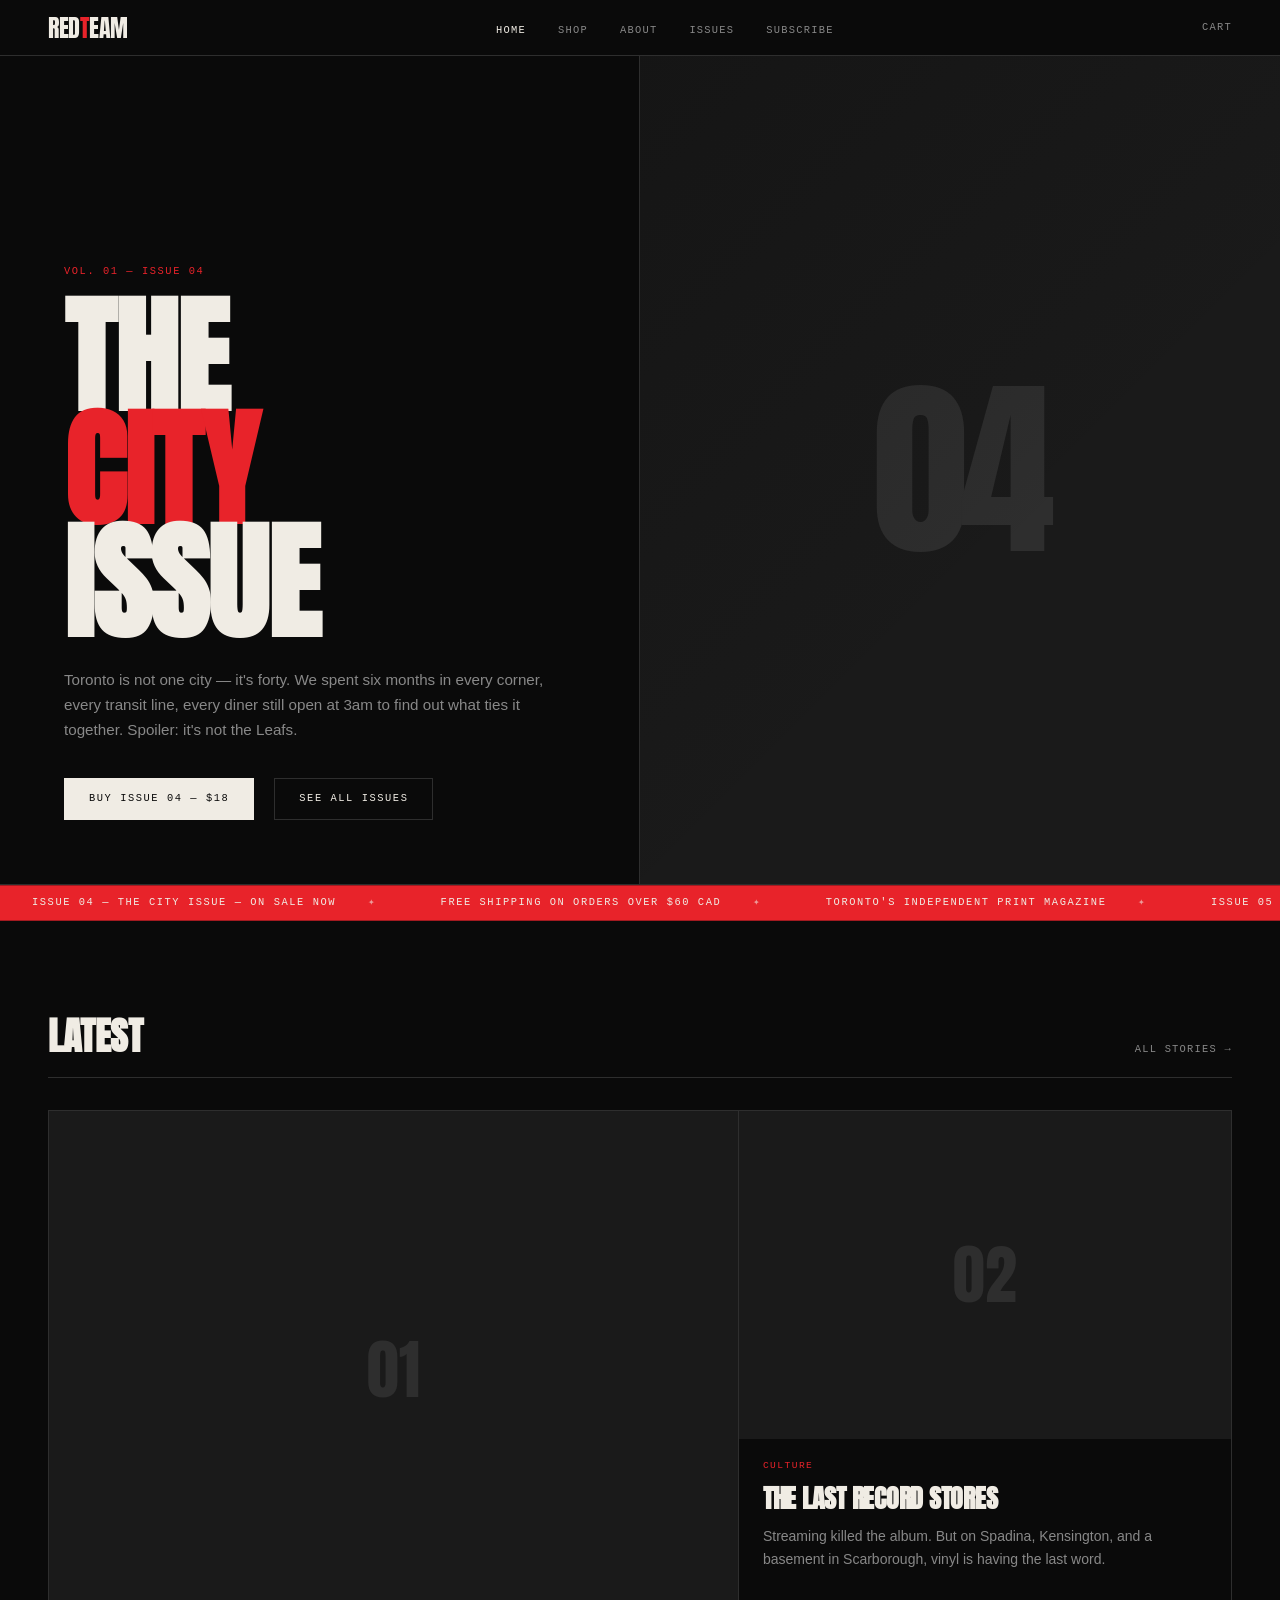
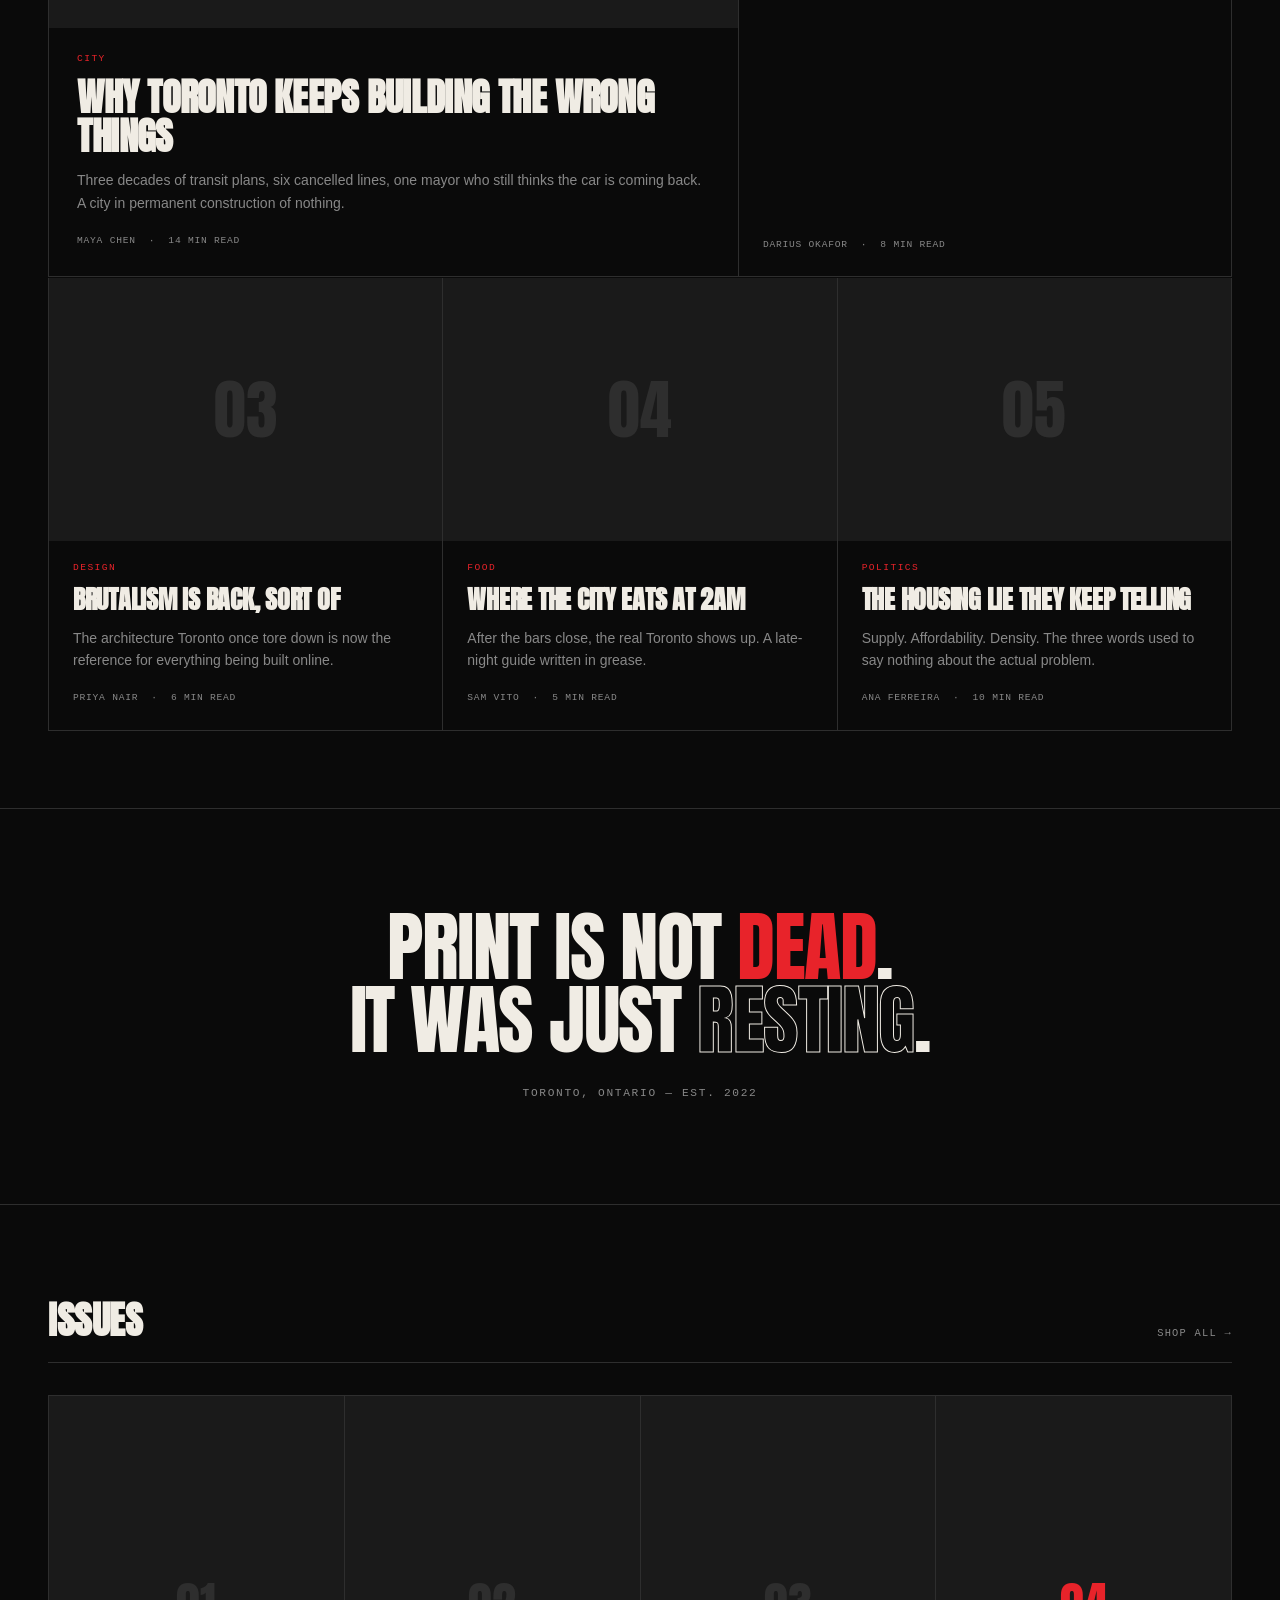
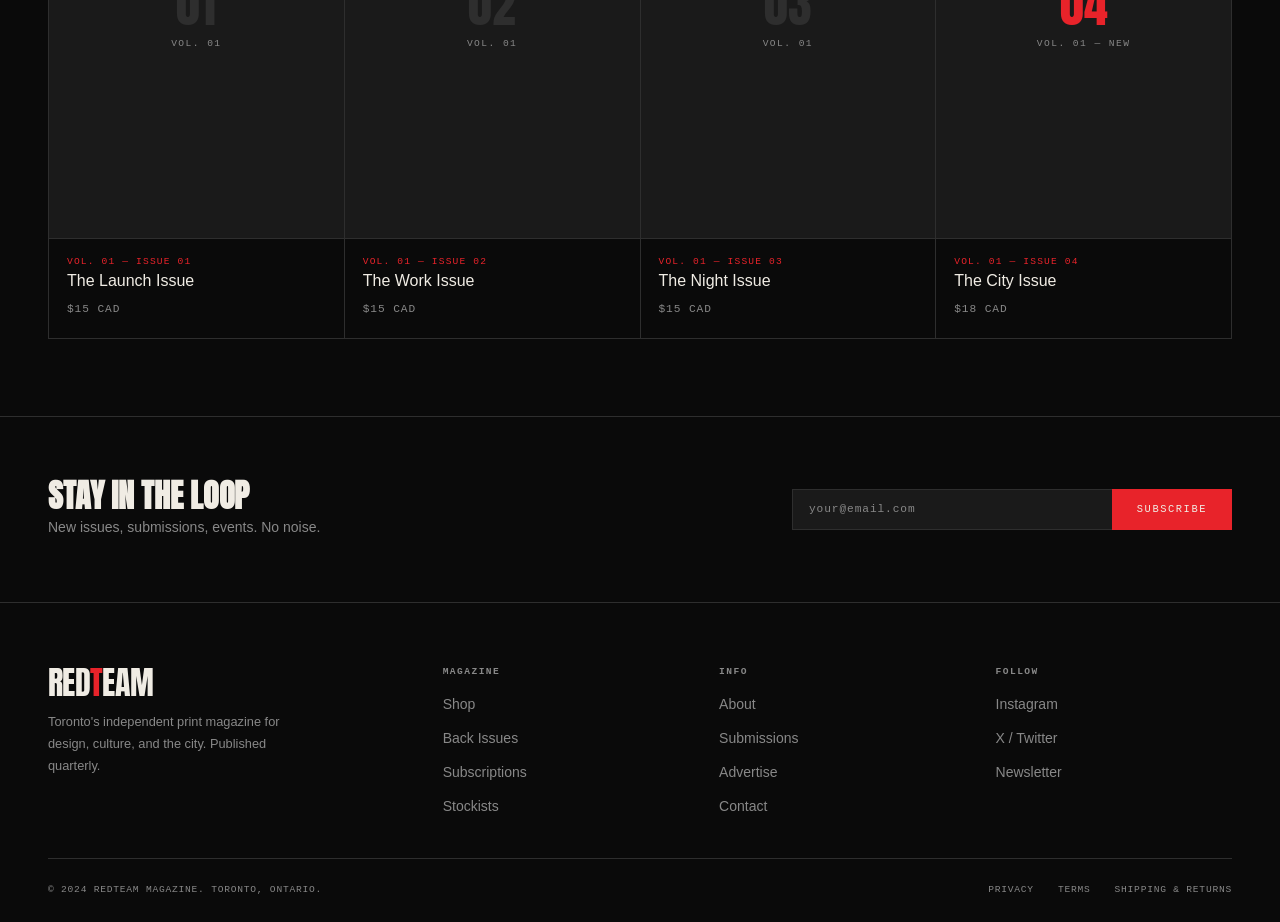
<file: index.html>
<!DOCTYPE html>
<html lang="en">
<head>
  <meta charset="UTF-8">
  <meta name="viewport" content="width=device-width, initial-scale=1.0">
  <meta name="description" content="REDTEAM — Toronto's independent print magazine covering design, culture, and the city.">
  <meta name="keywords" content="Toronto, Canadian, print magazine, design, culture, REDTEAM">
  <title>REDTEAM — Toronto's Magazine</title>

  <!-- Fonts -->
  <link rel="preconnect" href="https://fonts.googleapis.com">
  <link rel="preconnect" href="https://fonts.gstatic.com" crossorigin>
  <link href="https://fonts.googleapis.com/css2?family=Anton&family=Courier+Prime&display=swap" rel="stylesheet">

  <link rel="stylesheet" href="style.css">

  <!-- Open Graph -->
  <meta property="og:title" content="REDTEAM">
  <meta property="og:description" content="Toronto's independent print magazine.">
  <meta property="og:type" content="website">
</head>
<body>

<!-- ============================================================
     NAV
     ============================================================ -->
<nav class="site-nav" role="navigation" aria-label="Main navigation">
  <div class="container">
    <a href="index.html" class="nav-logo">RED<span>T</span>EAM</a>

    <ul class="nav-links" role="list">
      <li><a href="index.html" class="active">Home</a></li>
      <li><a href="shop.html">Shop</a></li>
      <li><a href="about.html">About</a></li>
      <li><a href="index.html#issues">Issues</a></li>
      <li><a href="index.html#newsletter">Subscribe</a></li>
    </ul>

    <div style="display:flex;align-items:center;gap:20px;">
      <button class="nav-cart" aria-label="Open cart">
        Cart
        <span class="cart-count" aria-live="polite">0</span>
      </button>
      <button class="nav-hamburger" aria-label="Toggle menu" aria-expanded="false">
        <span></span><span></span><span></span>
      </button>
    </div>
  </div>
</nav>

<!-- ============================================================
     HERO — Update: change issue label, title, summary, and swap
     the hero-image div for a real <img> when you have photography
     ============================================================ -->
<section class="hero" aria-label="Featured issue">
  <div class="hero-inner">

    <div class="hero-text">
      <div class="hero-issue-label">
        <span class="eyebrow eyebrow--accent">Vol. 01 — Issue 04</span>
      </div>

      <h1 class="hero-title">
        The<br>
        <em>City</em><br>
        Issue
      </h1>

      <p class="hero-summary">
        Toronto is not one city — it's forty. We spent six months in every corner,
        every transit line, every diner still open at 3am to find out what
        ties it together. Spoiler: it's not the Leafs.
      </p>

      <div class="hero-actions">
        <a href="shop.html" class="btn btn-primary">Buy Issue 04 — $18</a>
        <a href="shop.html" class="btn btn-ghost">See All Issues</a>
      </div>
    </div>

    <!-- SWAP: Replace placeholder with <img src="images/issue-04-cover.jpg" alt="Issue 04 cover">
         inside the hero-image div when ready -->
    <div class="hero-image hero-image--placeholder" aria-hidden="true">
      <span class="placeholder-text">04</span>
      <div class="hero-image-overlay"></div>
    </div>

  </div>
</section>

<!-- ============================================================
     TICKER — Update: edit the ticker items below
     ============================================================ -->
<div class="ticker" aria-hidden="true">
  <div class="ticker-track">
    <span class="ticker-item">Issue 04 — The City Issue — On Sale Now</span>
    <span class="ticker-item">Free Shipping on Orders Over $60 CAD</span>
    <span class="ticker-item">Toronto's Independent Print Magazine</span>
    <span class="ticker-item">Issue 05 — Submissions Open</span>
    <span class="ticker-item">Stockists: Likely General, Type Books, A-1 Records</span>
    <span class="ticker-item">Issue 04 — The City Issue — On Sale Now</span>
    <span class="ticker-item">Free Shipping on Orders Over $60 CAD</span>
    <span class="ticker-item">Toronto's Independent Print Magazine</span>
    <span class="ticker-item">Issue 05 — Submissions Open</span>
    <span class="ticker-item">Stockists: Likely General, Type Books, A-1 Records</span>
  </div>
</div>

<!-- ============================================================
     EDITORIAL GRID — Update: replace card content with real
     articles. Each .card is one story. Add/remove cards as needed.
     ============================================================ -->
<section class="editorial-grid" aria-label="Latest stories">
  <div class="container">
    <div class="section-header">
      <h2 class="section-title">Latest</h2>
      <a href="#" class="section-link">All Stories →</a>
    </div>

    <!-- Primary row: 1 large + 1 column -->
    <div class="grid-primary">

      <!-- FEATURED CARD -->
      <article class="card card--featured">
        <div class="card-image card-image--placeholder" aria-hidden="true">
          <span>01</span>
        </div>
        <!-- Swap placeholder with:
        <div class="card-image">
          <img src="images/story-city-planning.jpg" alt="Story description">
        </div> -->
        <div class="card-body">
          <span class="card-category">City</span>
          <h3 class="card-title">Why Toronto Keeps Building the Wrong Things</h3>
          <p class="card-excerpt">
            Three decades of transit plans, six cancelled lines, one mayor
            who still thinks the car is coming back. A city in permanent
            construction of nothing.
          </p>
          <div class="card-meta">Maya Chen &nbsp;·&nbsp; 14 min read</div>
        </div>
      </article>

      <!-- SIDE CARD -->
      <article class="card">
        <div class="card-image card-image--placeholder" aria-hidden="true">
          <span>02</span>
        </div>
        <div class="card-body">
          <span class="card-category">Culture</span>
          <h3 class="card-title">The Last Record Stores</h3>
          <p class="card-excerpt">
            Streaming killed the album. But on Spadina, Kensington, and
            a basement in Scarborough, vinyl is having the last word.
          </p>
          <div class="card-meta">Darius Okafor &nbsp;·&nbsp; 8 min read</div>
        </div>
      </article>

    </div><!-- /grid-primary -->

    <!-- Secondary row: 3 cards -->
    <div class="grid-secondary">

      <article class="card">
        <div class="card-image card-image--placeholder" aria-hidden="true">
          <span>03</span>
        </div>
        <div class="card-body">
          <span class="card-category">Design</span>
          <h3 class="card-title">Brutalism Is Back, Sort Of</h3>
          <p class="card-excerpt">The architecture Toronto once tore down is now the reference for everything being built online.</p>
          <div class="card-meta">Priya Nair &nbsp;·&nbsp; 6 min read</div>
        </div>
      </article>

      <article class="card">
        <div class="card-image card-image--placeholder" aria-hidden="true">
          <span>04</span>
        </div>
        <div class="card-body">
          <span class="card-category">Food</span>
          <h3 class="card-title">Where the City Eats at 2AM</h3>
          <p class="card-excerpt">After the bars close, the real Toronto shows up. A late-night guide written in grease.</p>
          <div class="card-meta">Sam Vito &nbsp;·&nbsp; 5 min read</div>
        </div>
      </article>

      <article class="card">
        <div class="card-image card-image--placeholder" aria-hidden="true">
          <span>05</span>
        </div>
        <div class="card-body">
          <span class="card-category">Politics</span>
          <h3 class="card-title">The Housing Lie They Keep Telling</h3>
          <p class="card-excerpt">Supply. Affordability. Density. The three words used to say nothing about the actual problem.</p>
          <div class="card-meta">Ana Ferreira &nbsp;·&nbsp; 10 min read</div>
        </div>
      </article>

    </div><!-- /grid-secondary -->
  </div>
</section>

<!-- ============================================================
     MANIFESTO BREAK
     ============================================================ -->
<section class="manifesto" aria-hidden="true">
  <div class="container">
    <p class="manifesto-text">
      Print is not <em>dead</em>.<br>
      It was just <span class="outline">resting</span>.
    </p>
    <p class="manifesto-sub">Toronto, Ontario — Est. 2022</p>
  </div>
</section>

<!-- ============================================================
     BACK ISSUES — Update: add/edit .issue-card blocks.
     Set data-product-id to a unique ID for cart tracking.
     ============================================================ -->
<section class="issues-section" id="issues" aria-label="Back issues">
  <div class="container">
    <div class="section-header">
      <h2 class="section-title">Issues</h2>
      <a href="shop.html" class="section-link">Shop All →</a>
    </div>

    <div class="issues-strip">

      <!-- ISSUE CARD: duplicate this block to add more issues -->
      <div class="issue-card" data-product-id="issue-01">
        <div class="issue-cover issue-cover--placeholder" aria-hidden="true">
          <span class="vol">01</span>
          <span class="issue-num">Vol. 01</span>
        </div>
        <!-- Swap placeholder:
        <div class="issue-cover">
          <img src="images/issue-01-cover.jpg" alt="REDTEAM Issue 01 cover">
        </div> -->
        <div class="issue-info">
          <div class="issue-vol">Vol. 01 — Issue 01</div>
          <div class="issue-title">The Launch Issue</div>
          <div class="issue-price">$15 CAD</div>
        </div>
      </div>

      <div class="issue-card" data-product-id="issue-02">
        <div class="issue-cover issue-cover--placeholder" aria-hidden="true">
          <span class="vol">02</span>
          <span class="issue-num">Vol. 01</span>
        </div>
        <div class="issue-info">
          <div class="issue-vol">Vol. 01 — Issue 02</div>
          <div class="issue-title">The Work Issue</div>
          <div class="issue-price">$15 CAD</div>
        </div>
      </div>

      <div class="issue-card" data-product-id="issue-03">
        <div class="issue-cover issue-cover--placeholder" aria-hidden="true">
          <span class="vol">03</span>
          <span class="issue-num">Vol. 01</span>
        </div>
        <div class="issue-info">
          <div class="issue-vol">Vol. 01 — Issue 03</div>
          <div class="issue-title">The Night Issue</div>
          <div class="issue-price">$15 CAD</div>
        </div>
      </div>

      <div class="issue-card" data-product-id="issue-04">
        <div class="issue-cover issue-cover--placeholder" aria-hidden="true">
          <span class="vol" style="color:var(--accent)">04</span>
          <span class="issue-num">Vol. 01 — New</span>
        </div>
        <div class="issue-info">
          <div class="issue-vol">Vol. 01 — Issue 04</div>
          <div class="issue-title">The City Issue</div>
          <div class="issue-price">$18 CAD</div>
        </div>
      </div>

    </div>
  </div>
</section>

<!-- ============================================================
     NEWSLETTER — Update: wire up the form submit in script.js
     Newsletter.init() handles the submit event.
     ============================================================ -->
<section class="newsletter" id="newsletter" aria-label="Newsletter signup">
  <div class="container">
    <div class="newsletter-copy">
      <h2 class="section-title">Stay in the loop</h2>
      <p>New issues, submissions, events. No noise.</p>
    </div>
    <form class="newsletter-form" novalidate>
      <input
        type="email"
        class="newsletter-input"
        placeholder="your@email.com"
        aria-label="Email address"
        required
      >
      <button type="submit" class="btn btn-accent">Subscribe</button>
    </form>
  </div>
</section>

<!-- ============================================================
     FOOTER — Update: edit links, social handles, location
     ============================================================ -->
<footer class="site-footer" role="contentinfo">
  <div class="container">
    <div class="footer-top">

      <div class="footer-brand">
        <a href="index.html" class="nav-logo">RED<span>T</span>EAM</a>
        <p>Toronto's independent print magazine for design, culture, and the city. Published quarterly.</p>
      </div>

      <div class="footer-col">
        <h4>Magazine</h4>
        <ul>
          <li><a href="shop.html">Shop</a></li>
          <li><a href="index.html#issues">Back Issues</a></li>
          <li><a href="#">Subscriptions</a></li>
          <li><a href="#">Stockists</a></li>
        </ul>
      </div>

      <div class="footer-col">
        <h4>Info</h4>
        <ul>
          <li><a href="about.html">About</a></li>
          <li><a href="#">Submissions</a></li>
          <li><a href="#">Advertise</a></li>
          <li><a href="#">Contact</a></li>
        </ul>
      </div>

      <div class="footer-col">
        <h4>Follow</h4>
        <ul>
          <li><a href="#" rel="noopener">Instagram</a></li>
          <li><a href="#" rel="noopener">X / Twitter</a></li>
          <li><a href="#" rel="noopener">Newsletter</a></li>
        </ul>
      </div>

    </div>

    <div class="footer-bottom">
      <p class="footer-copy">© 2024 REDTEAM Magazine. Toronto, Ontario.</p>
      <nav class="footer-legal" aria-label="Legal links">
        <a href="#">Privacy</a>
        <a href="#">Terms</a>
        <a href="#">Shipping & Returns</a>
      </nav>
    </div>
  </div>
</footer>

<!-- ============================================================
     CART DRAWER
     ============================================================ -->
<div class="cart-overlay" aria-hidden="true"></div>
<aside class="cart-drawer" role="dialog" aria-modal="true" aria-label="Shopping cart">
  <div class="cart-header">
    <h2>Cart</h2>
    <button class="cart-close" aria-label="Close cart">×</button>
  </div>
  <div class="cart-items">
    <div class="cart-empty">
      <p>Your cart is empty</p>
    </div>
  </div>
  <div class="cart-footer">
    <div class="cart-total">
      <span>Total</span>
      <span class="cart-total-price">$0.00 CAD</span>
    </div>
    <button class="btn btn-primary checkout-btn" onclick="handleCheckout()">
      Checkout
    </button>
    <p class="cart-note">Taxes & shipping calculated at checkout</p>
  </div>
</aside>

<script src="script.js"></script>
</body>
</html>
</file>
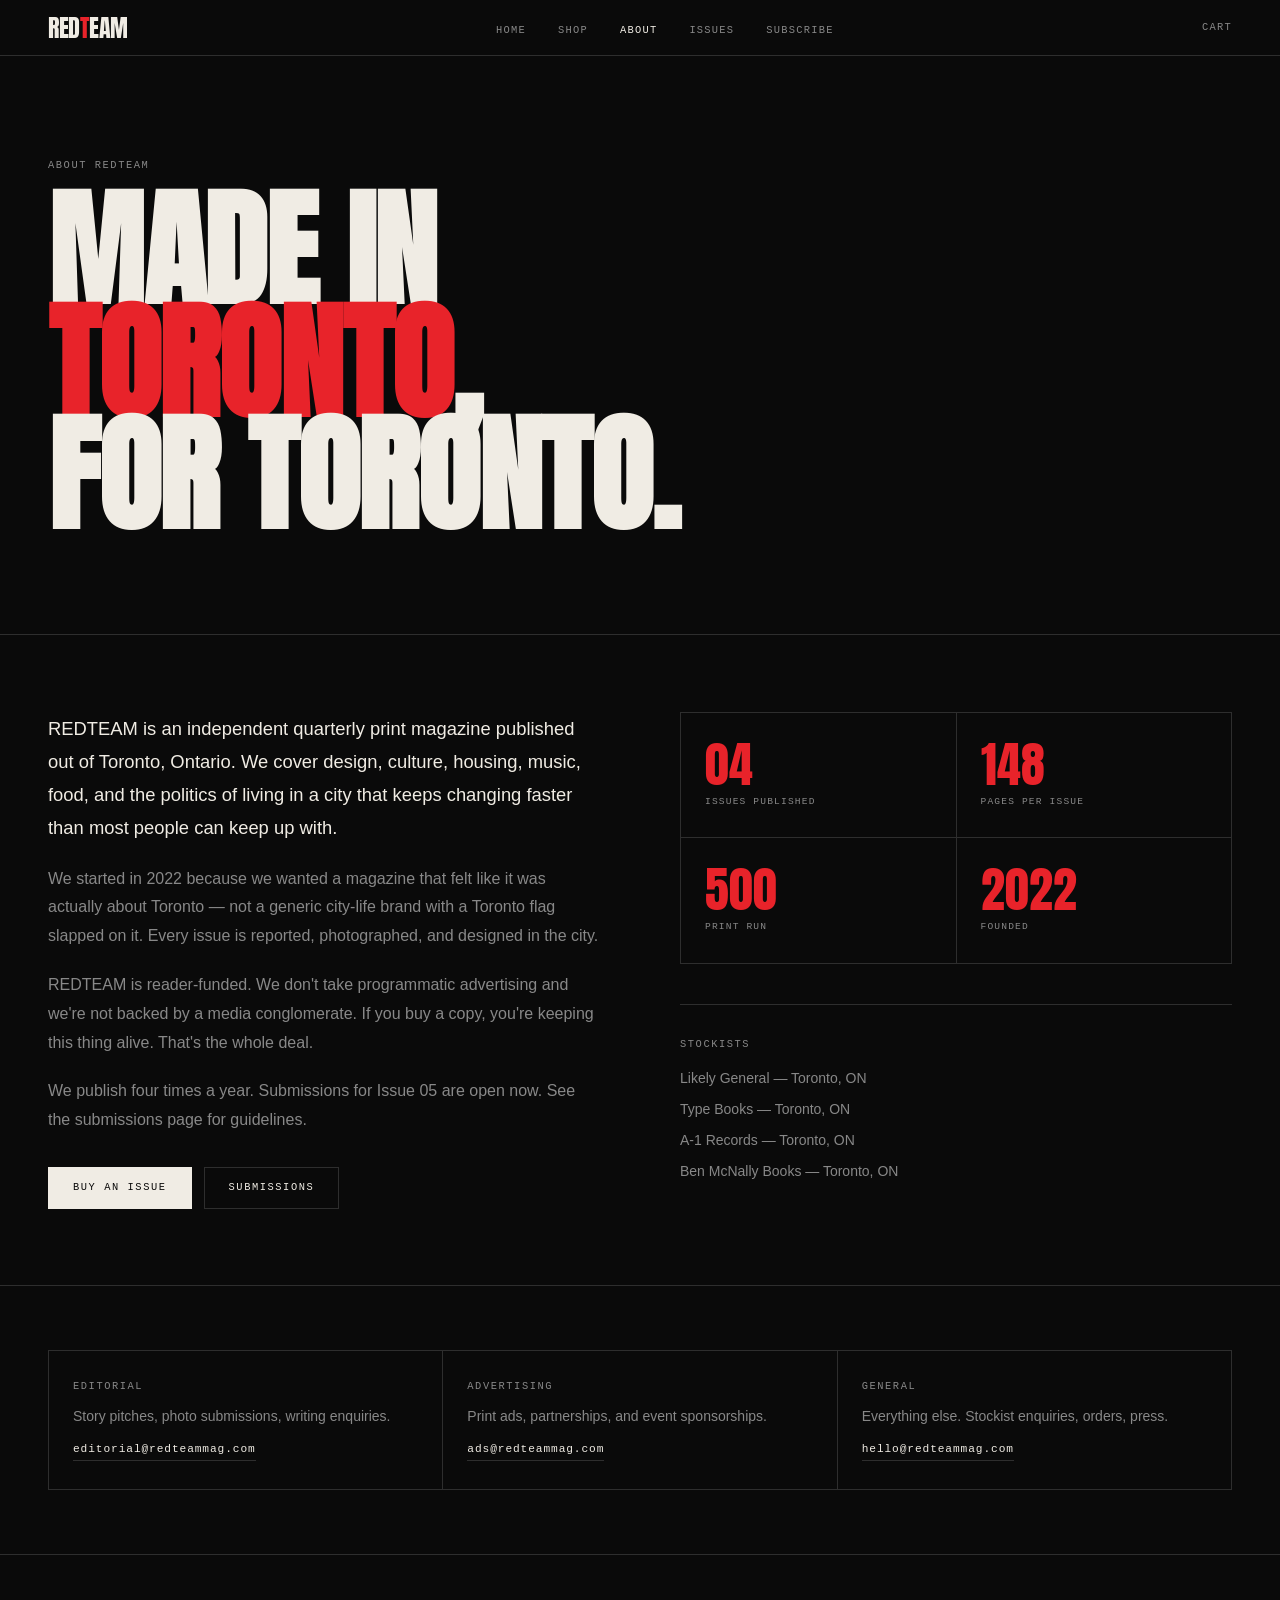
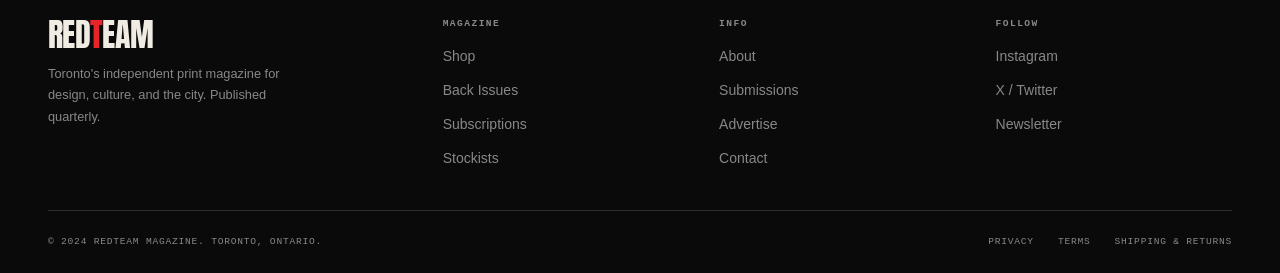
<file: about.html>
<!DOCTYPE html>
<html lang="en">
<head>
  <meta charset="UTF-8">
  <meta name="viewport" content="width=device-width, initial-scale=1.0">
  <meta name="description" content="About REDTEAM — Toronto's independent print magazine.">
  <title>About — REDTEAM</title>

  <link rel="preconnect" href="https://fonts.googleapis.com">
  <link rel="preconnect" href="https://fonts.gstatic.com" crossorigin>
  <link href="https://fonts.googleapis.com/css2?family=Anton&family=Courier+Prime&display=swap" rel="stylesheet">

  <link rel="stylesheet" href="style.css">
</head>
<body>

<nav class="site-nav" role="navigation" aria-label="Main navigation">
  <div class="container">
    <a href="index.html" class="nav-logo">RED<span>T</span>EAM</a>
    <ul class="nav-links" role="list">
      <li><a href="index.html">Home</a></li>
      <li><a href="shop.html">Shop</a></li>
      <li><a href="about.html" class="active">About</a></li>
      <li><a href="index.html#issues">Issues</a></li>
      <li><a href="index.html#newsletter">Subscribe</a></li>
    </ul>
    <div style="display:flex;align-items:center;gap:20px;">
      <button class="nav-cart" aria-label="Open cart">
        Cart <span class="cart-count">0</span>
      </button>
      <button class="nav-hamburger" aria-label="Toggle menu" aria-expanded="false">
        <span></span><span></span><span></span>
      </button>
    </div>
  </div>
</nav>

<!-- ABOUT HERO -->
<header class="about-hero">
  <div class="container">
    <span class="eyebrow" style="margin-bottom:20px;display:block;">About REDTEAM</span>
    <h1 class="about-hero-title">Made in<br><span style="color:var(--accent)">Toronto</span>,<br>for Toronto.</h1>
  </div>
</header>

<!-- ABOUT BODY -->
<section class="about-body">
  <div class="container">
    <div class="about-grid">

      <div class="about-text">
        <!-- Update: replace with real copy -->
        <p>
          REDTEAM is an independent quarterly print magazine published out of Toronto, Ontario.
          We cover design, culture, housing, music, food, and the politics of living in a city
          that keeps changing faster than most people can keep up with.
        </p>
        <p>
          We started in 2022 because we wanted a magazine that felt like it was actually about
          Toronto — not a generic city-life brand with a Toronto flag slapped on it. Every issue
          is reported, photographed, and designed in the city.
        </p>
        <p>
          REDTEAM is reader-funded. We don't take programmatic advertising and we're not backed
          by a media conglomerate. If you buy a copy, you're keeping this thing alive.
          That's the whole deal.
        </p>
        <p>
          We publish four times a year. Submissions for Issue 05 are open now.
          See the submissions page for guidelines.
        </p>
        <div style="margin-top:32px;display:flex;gap:12px;flex-wrap:wrap;">
          <a href="shop.html" class="btn btn-primary">Buy an Issue</a>
          <a href="#" class="btn btn-ghost">Submissions</a>
        </div>
      </div>

      <div>
        <div class="about-stats">
          <!-- Update: replace with real numbers -->
          <div class="stat">
            <div class="stat-number">04</div>
            <div class="stat-label">Issues Published</div>
          </div>
          <div class="stat">
            <div class="stat-number">148</div>
            <div class="stat-label">Pages per Issue</div>
          </div>
          <div class="stat">
            <div class="stat-number">500</div>
            <div class="stat-label">Print Run</div>
          </div>
          <div class="stat">
            <div class="stat-number">2022</div>
            <div class="stat-label">Founded</div>
          </div>
        </div>

        <div style="margin-top:40px;border-top:1px solid var(--grey-mid);padding-top:32px;">
          <span class="eyebrow" style="margin-bottom:16px;display:block;">Stockists</span>
          <ul style="display:flex;flex-direction:column;gap:10px;">
            <li style="font-size:0.875rem;color:var(--grey-light);">Likely General — Toronto, ON</li>
            <li style="font-size:0.875rem;color:var(--grey-light);">Type Books — Toronto, ON</li>
            <li style="font-size:0.875rem;color:var(--grey-light);">A-1 Records — Toronto, ON</li>
            <li style="font-size:0.875rem;color:var(--grey-light);">Ben McNally Books — Toronto, ON</li>
            <!-- Add more stockists here -->
          </ul>
        </div>
      </div>

    </div>
  </div>
</section>

<!-- CONTACT STRIP -->
<section style="border-top:1px solid var(--grey-mid);border-bottom:1px solid var(--grey-mid);padding-block:clamp(40px,5vw,64px);">
  <div class="container">
    <div style="display:grid;grid-template-columns:repeat(3,1fr);gap:1px;background:var(--grey-mid);border:1px solid var(--grey-mid);">
      <div style="background:var(--black);padding:28px 24px;">
        <div class="eyebrow" style="margin-bottom:10px;">Editorial</div>
        <p style="font-size:0.875rem;color:var(--grey-light);line-height:1.7;">Story pitches, photo submissions, writing enquiries.</p>
        <a href="mailto:editorial@redteammag.com" style="display:block;margin-top:12px;font-family:var(--font-mono);font-size:0.7rem;letter-spacing:0.08em;color:var(--white);border-bottom:1px solid var(--grey-mid);padding-bottom:2px;width:fit-content;">editorial@redteammag.com</a>
      </div>
      <div style="background:var(--black);padding:28px 24px;">
        <div class="eyebrow" style="margin-bottom:10px;">Advertising</div>
        <p style="font-size:0.875rem;color:var(--grey-light);line-height:1.7;">Print ads, partnerships, and event sponsorships.</p>
        <a href="mailto:ads@redteammag.com" style="display:block;margin-top:12px;font-family:var(--font-mono);font-size:0.7rem;letter-spacing:0.08em;color:var(--white);border-bottom:1px solid var(--grey-mid);padding-bottom:2px;width:fit-content;">ads@redteammag.com</a>
      </div>
      <div style="background:var(--black);padding:28px 24px;">
        <div class="eyebrow" style="margin-bottom:10px;">General</div>
        <p style="font-size:0.875rem;color:var(--grey-light);line-height:1.7;">Everything else. Stockist enquiries, orders, press.</p>
        <a href="mailto:hello@redteammag.com" style="display:block;margin-top:12px;font-family:var(--font-mono);font-size:0.7rem;letter-spacing:0.08em;color:var(--white);border-bottom:1px solid var(--grey-mid);padding-bottom:2px;width:fit-content;">hello@redteammag.com</a>
      </div>
    </div>
  </div>
</section>

<footer class="site-footer" role="contentinfo">
  <div class="container">
    <div class="footer-top">
      <div class="footer-brand">
        <a href="index.html" class="nav-logo">RED<span>T</span>EAM</a>
        <p>Toronto's independent print magazine for design, culture, and the city. Published quarterly.</p>
      </div>
      <div class="footer-col">
        <h4>Magazine</h4>
        <ul>
          <li><a href="shop.html">Shop</a></li>
          <li><a href="index.html#issues">Back Issues</a></li>
          <li><a href="#">Subscriptions</a></li>
          <li><a href="#">Stockists</a></li>
        </ul>
      </div>
      <div class="footer-col">
        <h4>Info</h4>
        <ul>
          <li><a href="about.html">About</a></li>
          <li><a href="#">Submissions</a></li>
          <li><a href="#">Advertise</a></li>
          <li><a href="#">Contact</a></li>
        </ul>
      </div>
      <div class="footer-col">
        <h4>Follow</h4>
        <ul>
          <li><a href="#" rel="noopener">Instagram</a></li>
          <li><a href="#" rel="noopener">X / Twitter</a></li>
          <li><a href="#" rel="noopener">Newsletter</a></li>
        </ul>
      </div>
    </div>
    <div class="footer-bottom">
      <p class="footer-copy">© 2024 REDTEAM Magazine. Toronto, Ontario.</p>
      <nav class="footer-legal" aria-label="Legal links">
        <a href="#">Privacy</a>
        <a href="#">Terms</a>
        <a href="#">Shipping & Returns</a>
      </nav>
    </div>
  </div>
</footer>

<div class="cart-overlay" aria-hidden="true"></div>
<aside class="cart-drawer" role="dialog" aria-modal="true" aria-label="Shopping cart">
  <div class="cart-header">
    <h2>Cart</h2>
    <button class="cart-close" aria-label="Close cart">×</button>
  </div>
  <div class="cart-items">
    <div class="cart-empty"><p>Your cart is empty</p></div>
  </div>
  <div class="cart-footer">
    <div class="cart-total">
      <span>Total</span>
      <span class="cart-total-price">$0.00 CAD</span>
    </div>
    <button class="btn btn-primary checkout-btn" onclick="handleCheckout()">Checkout</button>
    <p class="cart-note">Taxes & shipping calculated at checkout</p>
  </div>
</aside>

<script src="script.js"></script>
</body>
</html>
</file>
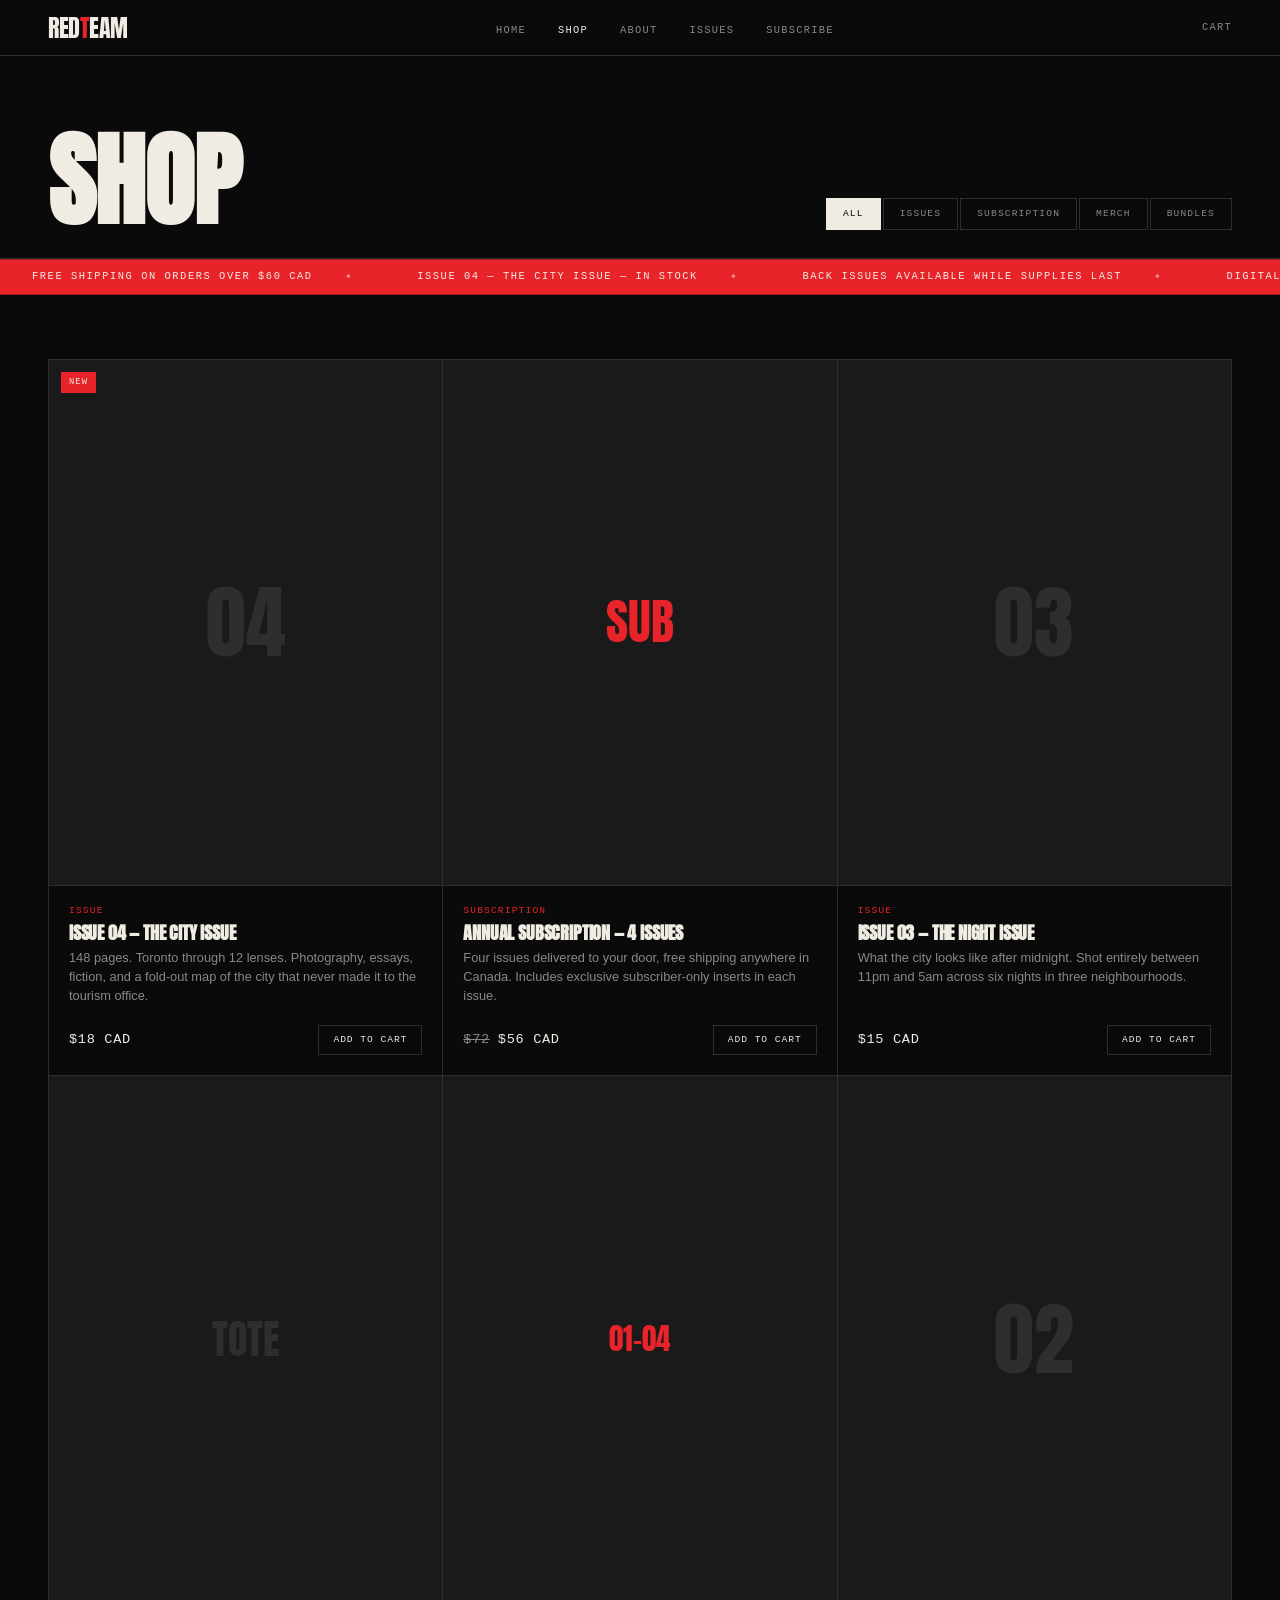
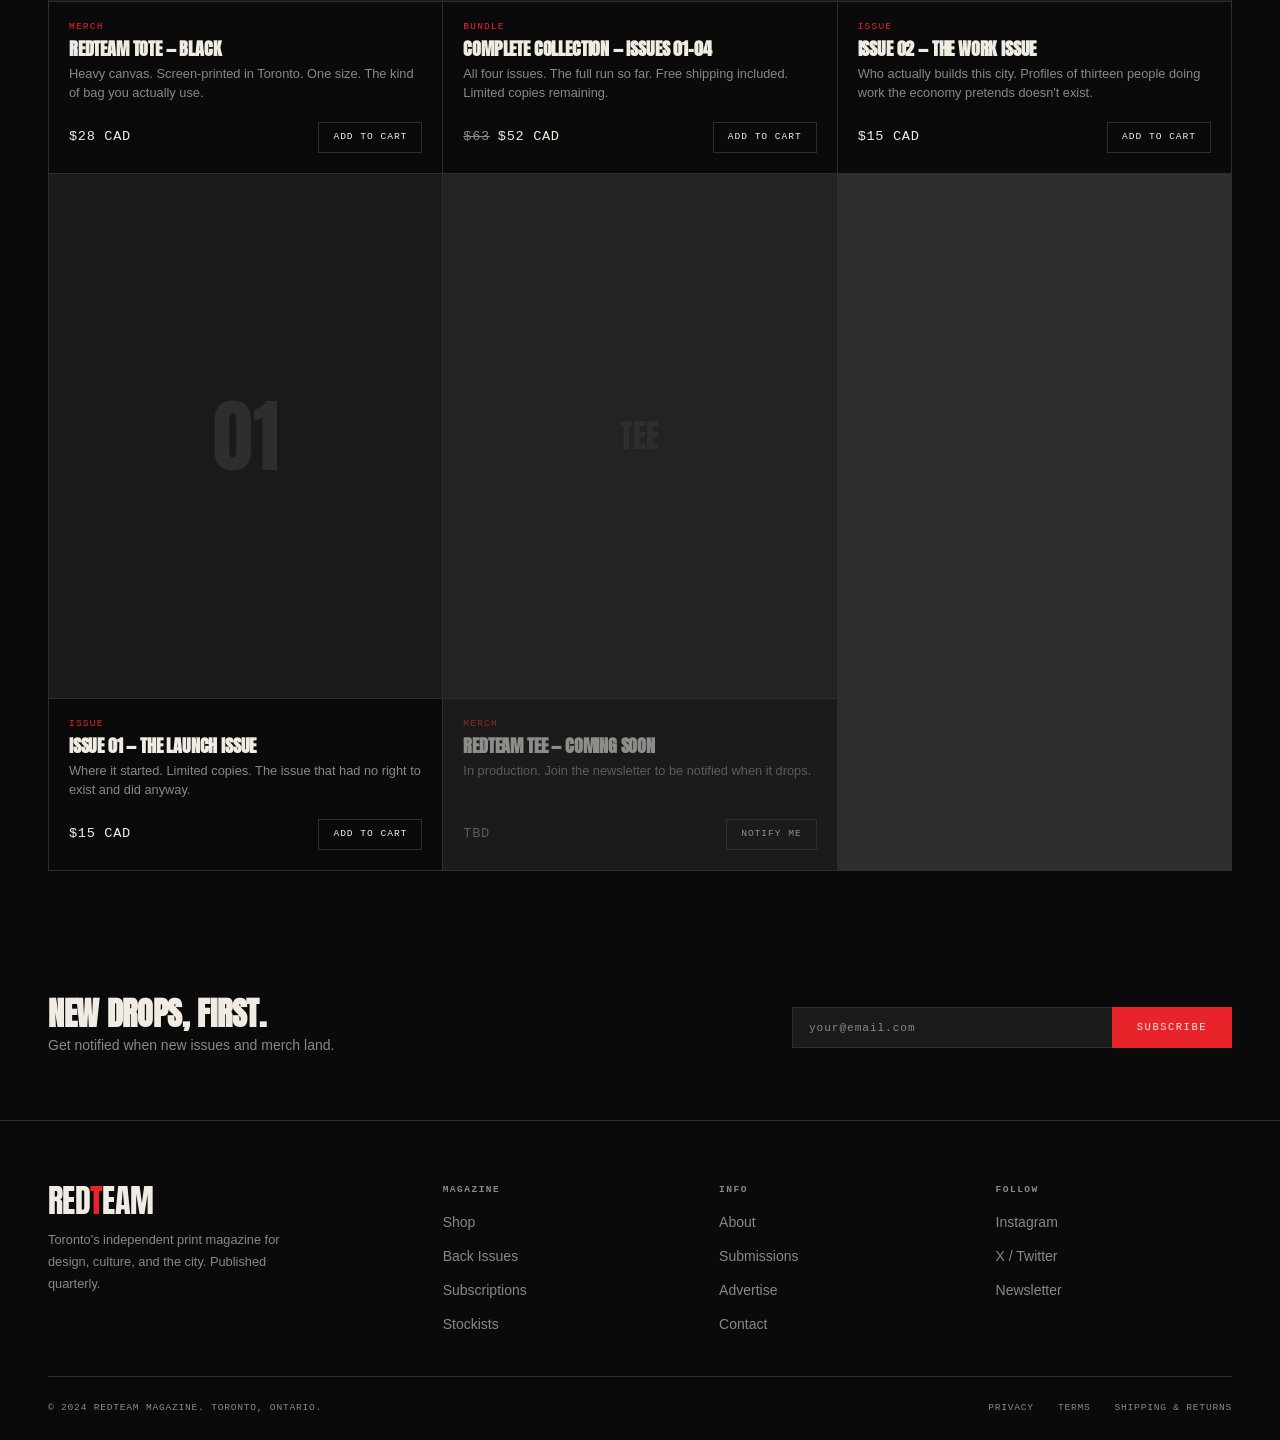
<file: shop.html>
<!DOCTYPE html>
<html lang="en">
<head>
  <meta charset="UTF-8">
  <meta name="viewport" content="width=device-width, initial-scale=1.0">
  <meta name="description" content="REDTEAM Shop — Issues, merch, and subscriptions.">
  <title>Shop — REDTEAM</title>

  <link rel="preconnect" href="https://fonts.googleapis.com">
  <link rel="preconnect" href="https://fonts.gstatic.com" crossorigin>
  <link href="https://fonts.googleapis.com/css2?family=Anton&family=Courier+Prime&display=swap" rel="stylesheet">

  <link rel="stylesheet" href="style.css">
</head>
<body>

<!-- ============================================================
     NAV
     ============================================================ -->
<nav class="site-nav" role="navigation" aria-label="Main navigation">
  <div class="container">
    <a href="index.html" class="nav-logo">RED<span>T</span>EAM</a>

    <ul class="nav-links" role="list">
      <li><a href="index.html">Home</a></li>
      <li><a href="shop.html" class="active">Shop</a></li>
      <li><a href="about.html">About</a></li>
      <li><a href="index.html#issues">Issues</a></li>
      <li><a href="index.html#newsletter">Subscribe</a></li>
    </ul>

    <div style="display:flex;align-items:center;gap:20px;">
      <button class="nav-cart" aria-label="Open cart">
        Cart
        <span class="cart-count" aria-live="polite">0</span>
      </button>
      <button class="nav-hamburger" aria-label="Toggle menu" aria-expanded="false">
        <span></span><span></span><span></span>
      </button>
    </div>
  </div>
</nav>

<!-- ============================================================
     SHOP HERO
     ============================================================ -->
<header class="shop-hero" aria-label="Shop">
  <div class="container">
    <div class="shop-hero-inner">
      <h1 class="shop-hero-title">Shop</h1>

      <!-- Update: add/remove filter buttons as product categories change -->
      <div class="shop-filters" role="group" aria-label="Filter products">
        <button class="filter-btn active" data-filter="all">All</button>
        <button class="filter-btn" data-filter="issue">Issues</button>
        <button class="filter-btn" data-filter="subscription">Subscription</button>
        <button class="filter-btn" data-filter="merch">Merch</button>
        <button class="filter-btn" data-filter="bundle">Bundles</button>
      </div>
    </div>
  </div>
</header>

<!-- ============================================================
     TICKER
     ============================================================ -->
<div class="ticker" aria-hidden="true">
  <div class="ticker-track">
    <span class="ticker-item">Free Shipping on Orders Over $60 CAD</span>
    <span class="ticker-item">Issue 04 — The City Issue — In Stock</span>
    <span class="ticker-item">Back Issues Available While Supplies Last</span>
    <span class="ticker-item">Digital Subscriptions Available</span>
    <span class="ticker-item">Free Shipping on Orders Over $60 CAD</span>
    <span class="ticker-item">Issue 04 — The City Issue — In Stock</span>
    <span class="ticker-item">Back Issues Available While Supplies Last</span>
    <span class="ticker-item">Digital Subscriptions Available</span>
  </div>
</div>

<!-- ============================================================
     PRODUCT GRID
     ============================================================
     TO ADD A PRODUCT:
       1. Copy a .product-card block
       2. Update data-product-id (must be unique)
       3. Update data-type (issue / subscription / merch / bundle)
       4. Update .product-type, .product-name, .product-desc, .product-price
       5. Replace placeholder div with <img> when you have photography
       6. Add data-product-id matching a real product when wiring payment API
     ============================================================ -->
<section class="product-grid-section" aria-label="Products">
  <div class="container">
    <div class="product-grid">

      <!-- ── ISSUE 04 (current) ────────────────────────────── -->
      <article class="product-card" data-product-id="rt-issue-04" data-type="issue">
        <div class="product-image product-image--placeholder" aria-hidden="true">
          <span>04</span>
          <div class="product-badge">New</div>
        </div>
        <!-- Swap placeholder:
        <div class="product-image">
          <img src="images/issue-04-cover.jpg" alt="REDTEAM Issue 04 — The City Issue">
          <div class="product-badge">New</div>
        </div> -->
        <div class="product-info">
          <div class="product-type">Issue</div>
          <h2 class="product-name">Issue 04 — The City Issue</h2>
          <p class="product-desc">148 pages. Toronto through 12 lenses. Photography, essays, fiction, and a fold-out map of the city that never made it to the tourism office.</p>
          <div class="product-footer">
            <div class="product-price">$18 CAD</div>
            <button class="add-to-cart" aria-label="Add Issue 04 to cart">Add to Cart</button>
          </div>
        </div>
      </article>

      <!-- ── ANNUAL SUBSCRIPTION ───────────────────────────── -->
      <article class="product-card" data-product-id="rt-sub-annual" data-type="subscription">
        <div class="product-image product-image--placeholder" aria-hidden="true">
          <span style="font-size:3rem;color:var(--accent)">SUB</span>
        </div>
        <div class="product-info">
          <div class="product-type">Subscription</div>
          <h2 class="product-name">Annual Subscription — 4 Issues</h2>
          <p class="product-desc">Four issues delivered to your door, free shipping anywhere in Canada. Includes exclusive subscriber-only inserts in each issue.</p>
          <div class="product-footer">
            <div class="product-price">
              <span class="was">$72</span>$56 CAD
            </div>
            <button class="add-to-cart" aria-label="Add Annual Subscription to cart">Add to Cart</button>
          </div>
        </div>
      </article>

      <!-- ── ISSUE 03 ──────────────────────────────────────── -->
      <article class="product-card" data-product-id="rt-issue-03" data-type="issue">
        <div class="product-image product-image--placeholder" aria-hidden="true">
          <span>03</span>
        </div>
        <div class="product-info">
          <div class="product-type">Issue</div>
          <h2 class="product-name">Issue 03 — The Night Issue</h2>
          <p class="product-desc">What the city looks like after midnight. Shot entirely between 11pm and 5am across six nights in three neighbourhoods.</p>
          <div class="product-footer">
            <div class="product-price">$15 CAD</div>
            <button class="add-to-cart" aria-label="Add Issue 03 to cart">Add to Cart</button>
          </div>
        </div>
      </article>

      <!-- ── TOTE BAG ──────────────────────────────────────── -->
      <article class="product-card" data-product-id="rt-tote-01" data-type="merch">
        <div class="product-image product-image--placeholder" aria-hidden="true">
          <span style="font-size:2.5rem">TOTE</span>
        </div>
        <div class="product-info">
          <div class="product-type">Merch</div>
          <h2 class="product-name">REDTEAM Tote — Black</h2>
          <p class="product-desc">Heavy canvas. Screen-printed in Toronto. One size. The kind of bag you actually use.</p>
          <div class="product-footer">
            <div class="product-price">$28 CAD</div>
            <button class="add-to-cart" aria-label="Add tote to cart">Add to Cart</button>
          </div>
        </div>
      </article>

      <!-- ── BUNDLE: Issues 01–04 ──────────────────────────── -->
      <article class="product-card" data-product-id="rt-bundle-all" data-type="bundle">
        <div class="product-image product-image--placeholder" aria-hidden="true">
          <span style="font-size:1.8rem;color:var(--accent)">01–04</span>
        </div>
        <div class="product-info">
          <div class="product-type">Bundle</div>
          <h2 class="product-name">Complete Collection — Issues 01–04</h2>
          <p class="product-desc">All four issues. The full run so far. Free shipping included. Limited copies remaining.</p>
          <div class="product-footer">
            <div class="product-price">
              <span class="was">$63</span>$52 CAD
            </div>
            <button class="add-to-cart" aria-label="Add bundle to cart">Add to Cart</button>
          </div>
        </div>
      </article>

      <!-- ── ISSUE 02 ──────────────────────────────────────── -->
      <article class="product-card" data-product-id="rt-issue-02" data-type="issue">
        <div class="product-image product-image--placeholder" aria-hidden="true">
          <span>02</span>
        </div>
        <div class="product-info">
          <div class="product-type">Issue</div>
          <h2 class="product-name">Issue 02 — The Work Issue</h2>
          <p class="product-desc">Who actually builds this city. Profiles of thirteen people doing work the economy pretends doesn't exist.</p>
          <div class="product-footer">
            <div class="product-price">$15 CAD</div>
            <button class="add-to-cart" aria-label="Add Issue 02 to cart">Add to Cart</button>
          </div>
        </div>
      </article>

      <!-- ── ISSUE 01 ──────────────────────────────────────── -->
      <article class="product-card" data-product-id="rt-issue-01" data-type="issue">
        <div class="product-image product-image--placeholder" aria-hidden="true">
          <span>01</span>
        </div>
        <div class="product-info">
          <div class="product-type">Issue</div>
          <h2 class="product-name">Issue 01 — The Launch Issue</h2>
          <p class="product-desc">Where it started. Limited copies. The issue that had no right to exist and did anyway.</p>
          <div class="product-footer">
            <div class="product-price">$15 CAD</div>
            <button class="add-to-cart" aria-label="Add Issue 01 to cart">Add to Cart</button>
          </div>
        </div>
      </article>

      <!-- ── TEE (coming soon) ─────────────────────────────── -->
      <article class="product-card" data-product-id="rt-tee-01" data-type="merch" style="opacity:0.5;pointer-events:none;">
        <div class="product-image product-image--placeholder" aria-hidden="true">
          <span style="font-size:2rem">TEE</span>
        </div>
        <div class="product-info">
          <div class="product-type">Merch</div>
          <h2 class="product-name">REDTEAM Tee — Coming Soon</h2>
          <p class="product-desc">In production. Join the newsletter to be notified when it drops.</p>
          <div class="product-footer">
            <div class="product-price" style="color:var(--grey-light)">TBD</div>
            <button class="add-to-cart" disabled aria-label="Not available yet">Notify Me</button>
          </div>
        </div>
      </article>

    </div><!-- /product-grid -->
  </div>
</section>

<!-- ============================================================
     PAYMENT API INFO BLOCK (internal notes, not visible to users)
     ============================================================
     CONNECTING PAYMENTS:
     - Shopify Storefront API: Set storeDomain and storefrontAccessToken
       in script.js, then replace handleCheckout() with Shopify
       Storefront graphQL checkoutCreate mutation.
     - Stripe Checkout: Build a server endpoint (Node/Python/etc.)
       that creates a Stripe Checkout Session with the cart line items,
       then redirect to session.url.
     Both paths keep this HTML/CSS intact — only script.js changes.
     ============================================================ -->

<!-- ============================================================
     NEWSLETTER STRIP
     ============================================================ -->
<section class="newsletter" aria-label="Newsletter signup">
  <div class="container">
    <div class="newsletter-copy">
      <h2 class="section-title">New drops, first.</h2>
      <p>Get notified when new issues and merch land.</p>
    </div>
    <form class="newsletter-form" novalidate>
      <input
        type="email"
        class="newsletter-input"
        placeholder="your@email.com"
        aria-label="Email address"
        required
      >
      <button type="submit" class="btn btn-accent">Subscribe</button>
    </form>
  </div>
</section>

<!-- ============================================================
     FOOTER
     ============================================================ -->
<footer class="site-footer" role="contentinfo">
  <div class="container">
    <div class="footer-top">

      <div class="footer-brand">
        <a href="index.html" class="nav-logo">RED<span>T</span>EAM</a>
        <p>Toronto's independent print magazine for design, culture, and the city. Published quarterly.</p>
      </div>

      <div class="footer-col">
        <h4>Magazine</h4>
        <ul>
          <li><a href="shop.html">Shop</a></li>
          <li><a href="index.html#issues">Back Issues</a></li>
          <li><a href="#">Subscriptions</a></li>
          <li><a href="#">Stockists</a></li>
        </ul>
      </div>

      <div class="footer-col">
        <h4>Info</h4>
        <ul>
          <li><a href="about.html">About</a></li>
          <li><a href="#">Submissions</a></li>
          <li><a href="#">Advertise</a></li>
          <li><a href="#">Contact</a></li>
        </ul>
      </div>

      <div class="footer-col">
        <h4>Follow</h4>
        <ul>
          <li><a href="#" rel="noopener">Instagram</a></li>
          <li><a href="#" rel="noopener">X / Twitter</a></li>
          <li><a href="#" rel="noopener">Newsletter</a></li>
        </ul>
      </div>

    </div>

    <div class="footer-bottom">
      <p class="footer-copy">© 2024 REDTEAM Magazine. Toronto, Ontario.</p>
      <nav class="footer-legal" aria-label="Legal links">
        <a href="#">Privacy</a>
        <a href="#">Terms</a>
        <a href="#">Shipping & Returns</a>
      </nav>
    </div>
  </div>
</footer>

<!-- CART DRAWER -->
<div class="cart-overlay" aria-hidden="true"></div>
<aside class="cart-drawer" role="dialog" aria-modal="true" aria-label="Shopping cart">
  <div class="cart-header">
    <h2>Cart</h2>
    <button class="cart-close" aria-label="Close cart">×</button>
  </div>
  <div class="cart-items">
    <div class="cart-empty">
      <p>Your cart is empty</p>
    </div>
  </div>
  <div class="cart-footer">
    <div class="cart-total">
      <span>Total</span>
      <span class="cart-total-price">$0.00 CAD</span>
    </div>
    <button class="btn btn-primary checkout-btn" onclick="handleCheckout()">
      Checkout
    </button>
    <p class="cart-note">Taxes & shipping calculated at checkout</p>
  </div>
</aside>

<script src="script.js"></script>
</body>
</html>
</file>
<file: style.css>
/* ============================================================
   REDTEAM — Global Stylesheet
   Dark editorial aesthetic
   ============================================================ */

/* --- Variables -------------------------------------------- */
:root {
  --black:       #0a0a0a;
  --white:       #f0ece4;
  --grey-dark:   #1a1a1a;
  --grey-mid:    #2e2e2e;
  --grey-light:  #888;
  --accent:      #e8232a;        /* REDTEAM red */
  --accent-dim:  #a31a20;

  --font-display: 'Anton', 'Impact', 'Arial Narrow', sans-serif;
  --font-body:    'Helvetica Neue', 'Arial', sans-serif;
  --font-mono:    'Courier New', monospace;

  --max-width: 1440px;
  --gutter: clamp(16px, 4vw, 48px);
  --nav-h: 56px;

  --transition: 0.18s ease;
}

/* --- Reset ------------------------------------------------ */
*, *::before, *::after { box-sizing: border-box; margin: 0; padding: 0; }

html {
  font-size: 16px;
  scroll-behavior: smooth;
  -webkit-font-smoothing: antialiased;
}

body {
  background: var(--black);
  color: var(--white);
  font-family: var(--font-body);
  line-height: 1.5;
  min-height: 100vh;
}

img { display: block; width: 100%; height: auto; object-fit: cover; }
a { color: inherit; text-decoration: none; }
ul, ol { list-style: none; }
button { cursor: pointer; border: none; background: none; font: inherit; color: inherit; }

/* --- Typography ------------------------------------------- */
h1, h2, h3, h4, h5 {
  font-family: var(--font-display);
  line-height: 0.95;
  text-transform: uppercase;
  letter-spacing: -0.01em;
}

.eyebrow {
  font-family: var(--font-mono);
  font-size: 0.65rem;
  letter-spacing: 0.15em;
  text-transform: uppercase;
  color: var(--grey-light);
}

.eyebrow--accent { color: var(--accent); }

/* --- Layout helpers --------------------------------------- */
.container {
  width: 100%;
  max-width: var(--max-width);
  margin-inline: auto;
  padding-inline: var(--gutter);
}

.divider {
  border: none;
  border-top: 1px solid var(--grey-mid);
  margin-block: 0;
}

/* ============================================================
   NAV
   ============================================================ */
.site-nav {
  position: fixed;
  inset: 0 0 auto 0;
  height: var(--nav-h);
  background: var(--black);
  border-bottom: 1px solid var(--grey-mid);
  z-index: 100;
  display: flex;
  align-items: center;
}

.site-nav .container {
  display: flex;
  align-items: center;
  justify-content: space-between;
  gap: 24px;
}

.nav-logo {
  font-family: var(--font-display);
  font-size: 1.5rem;
  letter-spacing: -0.02em;
  text-transform: uppercase;
  color: var(--white);
  line-height: 1;
}

.nav-logo span { color: var(--accent); }

.nav-links {
  display: flex;
  align-items: center;
  gap: 32px;
}

.nav-links a {
  font-family: var(--font-mono);
  font-size: 0.65rem;
  letter-spacing: 0.12em;
  text-transform: uppercase;
  color: var(--grey-light);
  transition: color var(--transition);
}

.nav-links a:hover,
.nav-links a.active { color: var(--white); }

.nav-cart {
  display: flex;
  align-items: center;
  gap: 8px;
  font-family: var(--font-mono);
  font-size: 0.65rem;
  letter-spacing: 0.12em;
  text-transform: uppercase;
  color: var(--grey-light);
  transition: color var(--transition);
  position: relative;
}

.nav-cart:hover { color: var(--white); }

.cart-count {
  display: inline-flex;
  align-items: center;
  justify-content: center;
  width: 16px;
  height: 16px;
  background: var(--accent);
  color: var(--white);
  font-size: 0.55rem;
  font-family: var(--font-mono);
  border-radius: 50%;
  display: none;
}

.cart-count.visible { display: inline-flex; }

.nav-hamburger {
  display: none;
  flex-direction: column;
  gap: 5px;
  padding: 4px;
}

.nav-hamburger span {
  display: block;
  width: 22px;
  height: 1px;
  background: var(--white);
  transition: transform var(--transition), opacity var(--transition);
}

/* ============================================================
   HERO
   ============================================================ */
.hero {
  margin-top: var(--nav-h);
  border-bottom: 1px solid var(--grey-mid);
  position: relative;
  overflow: hidden;
}

.hero-inner {
  display: grid;
  grid-template-columns: 1fr 1fr;
  min-height: 92vh;
}

.hero-text {
  display: flex;
  flex-direction: column;
  justify-content: flex-end;
  padding: clamp(32px, 5vw, 72px);
  border-right: 1px solid var(--grey-mid);
}

.hero-issue-label {
  margin-bottom: 20px;
}

.hero-title {
  font-size: clamp(4rem, 10vw, 9rem);
  line-height: 0.88;
  margin-bottom: 28px;
  color: var(--white);
}

.hero-title em {
  font-style: normal;
  color: var(--accent);
}

.hero-summary {
  max-width: 480px;
  font-size: 0.95rem;
  color: var(--grey-light);
  line-height: 1.65;
  margin-bottom: 36px;
}

.hero-actions {
  display: flex;
  align-items: center;
  gap: 20px;
  flex-wrap: wrap;
}

.hero-image {
  position: relative;
  background: var(--grey-dark);
  overflow: hidden;
}

.hero-image img {
  height: 100%;
  width: 100%;
  object-fit: cover;
  filter: grayscale(30%) contrast(1.1);
  transition: transform 0.6s ease;
}

.hero-image:hover img { transform: scale(1.02); }

.hero-image-overlay {
  position: absolute;
  inset: 0;
  background: linear-gradient(135deg, rgba(10,10,10,0.3) 0%, transparent 60%);
  pointer-events: none;
}

/* Placeholder image treatment when no image */
.hero-image--placeholder {
  display: flex;
  align-items: center;
  justify-content: center;
}

.hero-image--placeholder .placeholder-text {
  font-family: var(--font-display);
  font-size: clamp(6rem, 15vw, 18rem);
  color: var(--grey-mid);
  line-height: 1;
  letter-spacing: -0.04em;
  user-select: none;
}

/* ============================================================
   BUTTONS
   ============================================================ */
.btn {
  display: inline-flex;
  align-items: center;
  gap: 10px;
  padding: 12px 24px;
  font-family: var(--font-mono);
  font-size: 0.65rem;
  letter-spacing: 0.15em;
  text-transform: uppercase;
  border: 1px solid;
  transition: background var(--transition), color var(--transition), border-color var(--transition);
  cursor: pointer;
  white-space: nowrap;
}

.btn-primary {
  background: var(--white);
  color: var(--black);
  border-color: var(--white);
}

.btn-primary:hover {
  background: var(--accent);
  border-color: var(--accent);
  color: var(--white);
}

.btn-ghost {
  background: transparent;
  color: var(--white);
  border-color: var(--grey-mid);
}

.btn-ghost:hover {
  border-color: var(--white);
}

.btn-accent {
  background: var(--accent);
  color: var(--white);
  border-color: var(--accent);
}

.btn-accent:hover {
  background: var(--accent-dim);
  border-color: var(--accent-dim);
}

/* ============================================================
   SECTION HEADERS
   ============================================================ */
.section-header {
  display: flex;
  align-items: baseline;
  justify-content: space-between;
  gap: 16px;
  padding-block: 20px;
  border-bottom: 1px solid var(--grey-mid);
  margin-bottom: 32px;
}

.section-title {
  font-size: clamp(1.5rem, 3vw, 2.5rem);
}

.section-link {
  font-family: var(--font-mono);
  font-size: 0.65rem;
  letter-spacing: 0.12em;
  text-transform: uppercase;
  color: var(--grey-light);
  transition: color var(--transition);
  flex-shrink: 0;
}

.section-link:hover { color: var(--white); }

/* ============================================================
   EDITORIAL GRID
   ============================================================ */
.editorial-grid {
  padding-block: clamp(40px, 6vw, 80px);
  border-bottom: 1px solid var(--grey-mid);
}

/* Primary grid: 1 big + 3 small */
.grid-primary {
  display: grid;
  grid-template-columns: 1.4fr 1fr;
  grid-template-rows: auto;
  gap: 1px;
  background: var(--grey-mid);
  border: 1px solid var(--grey-mid);
  margin-bottom: 1px;
}

.grid-secondary {
  display: grid;
  grid-template-columns: repeat(3, 1fr);
  gap: 1px;
  background: var(--grey-mid);
  border: 1px solid var(--grey-mid);
  border-top: none;
}

/* Card */
.card {
  background: var(--black);
  display: flex;
  flex-direction: column;
  transition: background var(--transition);
}

.card:hover { background: var(--grey-dark); }

.card--featured {
  grid-row: span 1;
}

.card-image {
  aspect-ratio: 3 / 2;
  overflow: hidden;
  background: var(--grey-dark);
}

.card--featured .card-image { aspect-ratio: 4 / 3; }

.card-image img {
  height: 100%;
  transition: transform 0.5s ease;
  filter: grayscale(20%) contrast(1.05);
}

.card:hover .card-image img { transform: scale(1.04); }

/* Placeholder card image */
.card-image--placeholder {
  display: flex;
  align-items: center;
  justify-content: center;
  background: var(--grey-dark);
}

.card-image--placeholder span {
  font-family: var(--font-display);
  font-size: 4rem;
  color: var(--grey-mid);
}

.card-body {
  padding: 20px 24px 24px;
  flex: 1;
  display: flex;
  flex-direction: column;
  gap: 8px;
}

.card--featured .card-body { padding: 24px 28px 28px; }

.card-category {
  color: var(--accent);
  font-family: var(--font-mono);
  font-size: 0.6rem;
  letter-spacing: 0.15em;
  text-transform: uppercase;
}

.card-title {
  font-size: clamp(1.1rem, 2vw, 1.6rem);
  line-height: 1;
  margin-top: 4px;
}

.card--featured .card-title { font-size: clamp(1.6rem, 3vw, 2.5rem); }

.card-excerpt {
  font-size: 0.875rem;
  color: var(--grey-light);
  line-height: 1.6;
  margin-top: 6px;
  flex: 1;
}

.card-meta {
  font-family: var(--font-mono);
  font-size: 0.6rem;
  letter-spacing: 0.08em;
  text-transform: uppercase;
  color: var(--grey-light);
  margin-top: auto;
  padding-top: 12px;
}

/* ============================================================
   TICKER / MARQUEE
   ============================================================ */
.ticker {
  background: var(--accent);
  height: 36px;
  overflow: hidden;
  display: flex;
  align-items: center;
  border-top: 1px solid var(--accent-dim);
  border-bottom: 1px solid var(--accent-dim);
}

.ticker-track {
  display: flex;
  align-items: center;
  animation: ticker 30s linear infinite;
  white-space: nowrap;
  will-change: transform;
}

.ticker-track:hover { animation-play-state: paused; }

.ticker-item {
  font-family: var(--font-mono);
  font-size: 0.65rem;
  letter-spacing: 0.15em;
  text-transform: uppercase;
  color: var(--white);
  padding-inline: 32px;
  display: flex;
  align-items: center;
  gap: 32px;
}

.ticker-item::after {
  content: '✦';
  font-size: 0.5rem;
  opacity: 0.6;
}

@keyframes ticker {
  from { transform: translateX(0); }
  to   { transform: translateX(-50%); }
}

/* ============================================================
   ISSUES STRIP
   ============================================================ */
.issues-section {
  padding-block: clamp(40px, 6vw, 80px);
  border-bottom: 1px solid var(--grey-mid);
}

.issues-strip {
  display: grid;
  grid-template-columns: repeat(4, 1fr);
  gap: 1px;
  background: var(--grey-mid);
  border: 1px solid var(--grey-mid);
}

.issue-card {
  background: var(--black);
  transition: background var(--transition);
  cursor: pointer;
}

.issue-card:hover { background: var(--grey-dark); }

.issue-cover {
  aspect-ratio: 2 / 3;
  background: var(--grey-dark);
  overflow: hidden;
  position: relative;
}

.issue-cover img {
  height: 100%;
  transition: transform 0.5s ease;
}

.issue-card:hover .issue-cover img { transform: scale(1.04); }

.issue-cover--placeholder {
  display: flex;
  align-items: center;
  justify-content: center;
  flex-direction: column;
  gap: 8px;
}

.issue-cover--placeholder .vol {
  font-family: var(--font-display);
  font-size: 3rem;
  color: var(--grey-mid);
  line-height: 1;
}

.issue-cover--placeholder .issue-num {
  font-family: var(--font-mono);
  font-size: 0.6rem;
  letter-spacing: 0.15em;
  text-transform: uppercase;
  color: var(--grey-light);
}

.issue-info {
  padding: 16px 18px 20px;
  border-top: 1px solid var(--grey-mid);
}

.issue-vol {
  font-family: var(--font-mono);
  font-size: 0.6rem;
  letter-spacing: 0.12em;
  text-transform: uppercase;
  color: var(--accent);
  margin-bottom: 4px;
}

.issue-title {
  font-size: 1rem;
  line-height: 1;
  margin-bottom: 12px;
}

.issue-price {
  font-family: var(--font-mono);
  font-size: 0.7rem;
  letter-spacing: 0.08em;
  color: var(--grey-light);
}

/* ============================================================
   MANIFESTO / FULL-WIDTH TEXT BREAK
   ============================================================ */
.manifesto {
  padding-block: clamp(60px, 8vw, 120px);
  border-bottom: 1px solid var(--grey-mid);
  text-align: center;
}

.manifesto-text {
  font-family: var(--font-display);
  font-size: clamp(2.5rem, 6vw, 6rem);
  line-height: 0.95;
  text-transform: uppercase;
  letter-spacing: -0.02em;
  max-width: 1100px;
  margin-inline: auto;
}

.manifesto-text em {
  font-style: normal;
  color: var(--accent);
  -webkit-text-stroke: 0px;
}

.manifesto-text .outline {
  -webkit-text-stroke: 1px var(--white);
  color: transparent;
}

.manifesto-sub {
  font-family: var(--font-mono);
  font-size: 0.7rem;
  letter-spacing: 0.15em;
  text-transform: uppercase;
  color: var(--grey-light);
  margin-top: 28px;
}

/* ============================================================
   NEWSLETTER STRIP
   ============================================================ */
.newsletter {
  padding-block: clamp(40px, 5vw, 64px);
  border-bottom: 1px solid var(--grey-mid);
}

.newsletter .container {
  display: flex;
  align-items: center;
  justify-content: space-between;
  gap: 32px;
  flex-wrap: wrap;
}

.newsletter-copy h2 {
  font-size: clamp(1.2rem, 2.5vw, 2rem);
  margin-bottom: 6px;
}

.newsletter-copy p {
  font-size: 0.875rem;
  color: var(--grey-light);
}

.newsletter-form {
  display: flex;
  gap: 0;
  flex: 0 0 auto;
  max-width: 440px;
  width: 100%;
}

.newsletter-input {
  flex: 1;
  background: var(--grey-dark);
  border: 1px solid var(--grey-mid);
  border-right: none;
  color: var(--white);
  font-family: var(--font-mono);
  font-size: 0.7rem;
  letter-spacing: 0.08em;
  padding: 12px 16px;
  outline: none;
  transition: border-color var(--transition);
}

.newsletter-input::placeholder { color: var(--grey-light); }
.newsletter-input:focus { border-color: var(--grey-light); }

/* ============================================================
   FOOTER
   ============================================================ */
.site-footer {
  padding-block: clamp(40px, 5vw, 64px) 24px;
}

.footer-top {
  display: grid;
  grid-template-columns: 1.5fr 1fr 1fr 1fr;
  gap: 40px;
  padding-bottom: 40px;
  border-bottom: 1px solid var(--grey-mid);
  margin-bottom: 24px;
}

.footer-brand .nav-logo {
  font-size: 2rem;
  display: block;
  margin-bottom: 12px;
}

.footer-brand p {
  font-size: 0.8rem;
  color: var(--grey-light);
  line-height: 1.7;
  max-width: 260px;
}

.footer-col h4 {
  font-family: var(--font-mono);
  font-size: 0.6rem;
  letter-spacing: 0.15em;
  text-transform: uppercase;
  color: var(--grey-light);
  margin-bottom: 16px;
}

.footer-col ul { display: flex; flex-direction: column; gap: 10px; }

.footer-col a {
  font-size: 0.875rem;
  color: var(--grey-light);
  transition: color var(--transition);
}

.footer-col a:hover { color: var(--white); }

.footer-bottom {
  display: flex;
  align-items: center;
  justify-content: space-between;
  gap: 16px;
  flex-wrap: wrap;
}

.footer-copy {
  font-family: var(--font-mono);
  font-size: 0.6rem;
  letter-spacing: 0.08em;
  text-transform: uppercase;
  color: var(--grey-light);
}

.footer-legal {
  display: flex;
  gap: 24px;
}

.footer-legal a {
  font-family: var(--font-mono);
  font-size: 0.6rem;
  letter-spacing: 0.08em;
  text-transform: uppercase;
  color: var(--grey-light);
  transition: color var(--transition);
}

.footer-legal a:hover { color: var(--white); }

/* ============================================================
   SHOP PAGE
   ============================================================ */
.shop-hero {
  margin-top: var(--nav-h);
  padding: clamp(40px, 6vw, 80px) 0 0;
  border-bottom: 1px solid var(--grey-mid);
}

.shop-hero-inner {
  display: flex;
  align-items: flex-end;
  justify-content: space-between;
  gap: 24px;
  padding-bottom: 28px;
  flex-wrap: wrap;
}

.shop-hero-title {
  font-size: clamp(3rem, 8vw, 7rem);
}

.shop-filters {
  display: flex;
  gap: 2px;
  flex-wrap: wrap;
}

.filter-btn {
  font-family: var(--font-mono);
  font-size: 0.6rem;
  letter-spacing: 0.12em;
  text-transform: uppercase;
  padding: 8px 16px;
  border: 1px solid var(--grey-mid);
  color: var(--grey-light);
  background: transparent;
  transition: all var(--transition);
  cursor: pointer;
}

.filter-btn:hover,
.filter-btn.active {
  background: var(--white);
  color: var(--black);
  border-color: var(--white);
}

/* Product grid */
.product-grid-section {
  padding-block: clamp(40px, 5vw, 64px);
}

.product-grid {
  display: grid;
  grid-template-columns: repeat(3, 1fr);
  gap: 1px;
  background: var(--grey-mid);
  border: 1px solid var(--grey-mid);
}

.product-card {
  background: var(--black);
  display: flex;
  flex-direction: column;
  cursor: pointer;
  transition: background var(--transition);
}

.product-card:hover { background: var(--grey-dark); }

.product-image {
  aspect-ratio: 3 / 4;
  background: var(--grey-dark);
  overflow: hidden;
  position: relative;
}

.product-image img {
  height: 100%;
  transition: transform 0.5s ease;
  filter: grayscale(15%);
}

.product-card:hover .product-image img { transform: scale(1.04); }

.product-image--placeholder {
  display: flex;
  align-items: center;
  justify-content: center;
}

.product-image--placeholder span {
  font-family: var(--font-display);
  font-size: 5rem;
  color: var(--grey-mid);
}

.product-badge {
  position: absolute;
  top: 12px;
  left: 12px;
  background: var(--accent);
  color: var(--white);
  font-family: var(--font-mono);
  font-size: 0.55rem;
  letter-spacing: 0.12em;
  text-transform: uppercase;
  padding: 4px 8px;
}

.product-info {
  padding: 18px 20px 20px;
  display: flex;
  flex-direction: column;
  gap: 6px;
  flex: 1;
  border-top: 1px solid var(--grey-mid);
}

.product-type {
  font-family: var(--font-mono);
  font-size: 0.6rem;
  letter-spacing: 0.12em;
  text-transform: uppercase;
  color: var(--accent);
}

.product-name {
  font-size: 1.1rem;
  line-height: 1;
}

.product-desc {
  font-size: 0.8rem;
  color: var(--grey-light);
  line-height: 1.5;
}

.product-footer {
  display: flex;
  align-items: center;
  justify-content: space-between;
  margin-top: auto;
  padding-top: 14px;
}

.product-price {
  font-family: var(--font-mono);
  font-size: 0.85rem;
  letter-spacing: 0.05em;
  color: var(--white);
}

.product-price .was {
  text-decoration: line-through;
  color: var(--grey-light);
  margin-right: 8px;
}

.add-to-cart {
  font-family: var(--font-mono);
  font-size: 0.6rem;
  letter-spacing: 0.1em;
  text-transform: uppercase;
  padding: 7px 14px;
  border: 1px solid var(--grey-mid);
  color: var(--white);
  background: transparent;
  transition: all var(--transition);
  cursor: pointer;
}

.add-to-cart:hover {
  background: var(--accent);
  border-color: var(--accent);
}

/* Cart drawer */
.cart-drawer {
  position: fixed;
  inset: 0 0 0 auto;
  width: min(440px, 100vw);
  background: var(--grey-dark);
  border-left: 1px solid var(--grey-mid);
  z-index: 200;
  transform: translateX(100%);
  transition: transform 0.3s ease;
  display: flex;
  flex-direction: column;
}

.cart-drawer.open { transform: translateX(0); }

.cart-overlay {
  position: fixed;
  inset: 0;
  background: rgba(0,0,0,0.6);
  z-index: 199;
  opacity: 0;
  pointer-events: none;
  transition: opacity 0.3s ease;
}

.cart-overlay.visible {
  opacity: 1;
  pointer-events: all;
}

.cart-header {
  display: flex;
  align-items: center;
  justify-content: space-between;
  padding: 20px 24px;
  border-bottom: 1px solid var(--grey-mid);
}

.cart-header h2 { font-size: 1.2rem; }

.cart-close {
  color: var(--grey-light);
  font-size: 1.5rem;
  line-height: 1;
  transition: color var(--transition);
}

.cart-close:hover { color: var(--white); }

.cart-items {
  flex: 1;
  overflow-y: auto;
  padding: 24px;
  display: flex;
  flex-direction: column;
  gap: 20px;
}

.cart-empty {
  display: flex;
  flex-direction: column;
  align-items: center;
  justify-content: center;
  height: 100%;
  gap: 12px;
  color: var(--grey-light);
  text-align: center;
}

.cart-empty p {
  font-family: var(--font-mono);
  font-size: 0.65rem;
  letter-spacing: 0.1em;
  text-transform: uppercase;
}

.cart-item {
  display: grid;
  grid-template-columns: 72px 1fr auto;
  gap: 16px;
  align-items: start;
}

.cart-item-img {
  aspect-ratio: 3 / 4;
  background: var(--grey-mid);
  overflow: hidden;
}

.cart-item-name {
  font-size: 0.9rem;
  line-height: 1.1;
  margin-bottom: 4px;
}

.cart-item-variant {
  font-family: var(--font-mono);
  font-size: 0.6rem;
  letter-spacing: 0.08em;
  text-transform: uppercase;
  color: var(--grey-light);
}

.cart-item-remove {
  font-family: var(--font-mono);
  font-size: 0.6rem;
  letter-spacing: 0.08em;
  color: var(--grey-light);
  text-transform: uppercase;
  cursor: pointer;
  transition: color var(--transition);
  margin-top: 8px;
}

.cart-item-remove:hover { color: var(--accent); }

.cart-item-price {
  font-family: var(--font-mono);
  font-size: 0.8rem;
  white-space: nowrap;
}

.cart-footer {
  padding: 24px;
  border-top: 1px solid var(--grey-mid);
  display: flex;
  flex-direction: column;
  gap: 16px;
}

.cart-total {
  display: flex;
  justify-content: space-between;
  align-items: baseline;
}

.cart-total span:first-child {
  font-family: var(--font-mono);
  font-size: 0.65rem;
  letter-spacing: 0.1em;
  text-transform: uppercase;
  color: var(--grey-light);
}

.cart-total-price {
  font-family: var(--font-display);
  font-size: 1.5rem;
}

.checkout-btn {
  width: 100%;
  justify-content: center;
}

.cart-note {
  font-family: var(--font-mono);
  font-size: 0.6rem;
  letter-spacing: 0.08em;
  text-transform: uppercase;
  color: var(--grey-light);
  text-align: center;
}

/* ============================================================
   ABOUT PAGE
   ============================================================ */
.about-hero {
  margin-top: var(--nav-h);
  padding-block: clamp(60px, 8vw, 120px);
  border-bottom: 1px solid var(--grey-mid);
}

.about-hero-title {
  font-size: clamp(4rem, 10vw, 10rem);
  line-height: 0.88;
  max-width: 900px;
}

.about-body {
  padding-block: clamp(40px, 6vw, 80px);
}

.about-grid {
  display: grid;
  grid-template-columns: 1fr 1fr;
  gap: 80px;
  align-items: start;
}

.about-text p {
  font-size: 1rem;
  color: var(--grey-light);
  line-height: 1.8;
  margin-bottom: 20px;
}

.about-text p:first-child {
  font-size: 1.15rem;
  color: var(--white);
}

.about-stats {
  display: grid;
  grid-template-columns: 1fr 1fr;
  gap: 1px;
  background: var(--grey-mid);
  border: 1px solid var(--grey-mid);
  align-self: start;
}

.stat {
  background: var(--black);
  padding: 28px 24px;
}

.stat-number {
  font-family: var(--font-display);
  font-size: 3rem;
  line-height: 1;
  color: var(--accent);
  margin-bottom: 6px;
}

.stat-label {
  font-family: var(--font-mono);
  font-size: 0.6rem;
  letter-spacing: 0.12em;
  text-transform: uppercase;
  color: var(--grey-light);
}

/* ============================================================
   UTILITY
   ============================================================ */
.visually-hidden {
  clip: rect(0 0 0 0);
  clip-path: inset(50%);
  height: 1px;
  overflow: hidden;
  position: absolute;
  white-space: nowrap;
  width: 1px;
}

/* ============================================================
   RESPONSIVE
   ============================================================ */
@media (max-width: 1024px) {
  .hero-inner { grid-template-columns: 1fr; min-height: auto; }
  .hero-image { aspect-ratio: 16 / 9; }
  .hero-text { border-right: none; border-bottom: 1px solid var(--grey-mid); }

  .grid-primary { grid-template-columns: 1fr; }
  .grid-secondary { grid-template-columns: 1fr 1fr; }

  .issues-strip { grid-template-columns: repeat(2, 1fr); }

  .product-grid { grid-template-columns: repeat(2, 1fr); }

  .footer-top { grid-template-columns: 1fr 1fr; }

  .about-grid { grid-template-columns: 1fr; gap: 40px; }
}

@media (max-width: 768px) {
  .nav-links { display: none; }
  .nav-hamburger { display: flex; }

  .nav-links.mobile-open {
    display: flex;
    flex-direction: column;
    position: fixed;
    inset: var(--nav-h) 0 0;
    background: var(--black);
    padding: 32px var(--gutter);
    gap: 24px;
    border-top: 1px solid var(--grey-mid);
    z-index: 99;
  }

  .nav-links.mobile-open a {
    font-size: 1rem;
    letter-spacing: 0;
  }

  .grid-secondary { grid-template-columns: 1fr; }
  .issues-strip { grid-template-columns: 1fr 1fr; }
  .product-grid { grid-template-columns: 1fr; }

  .newsletter .container { flex-direction: column; align-items: flex-start; }
  .newsletter-form { max-width: 100%; }

  .footer-top { grid-template-columns: 1fr; }
  .footer-bottom { flex-direction: column; align-items: flex-start; }
  .shop-filters { gap: 4px; }
}

@media (max-width: 480px) {
  .hero-title { font-size: clamp(3rem, 16vw, 5rem); }
  .issues-strip { grid-template-columns: 1fr 1fr; }
  .hero-actions { flex-direction: column; align-items: flex-start; }
}
</file>
